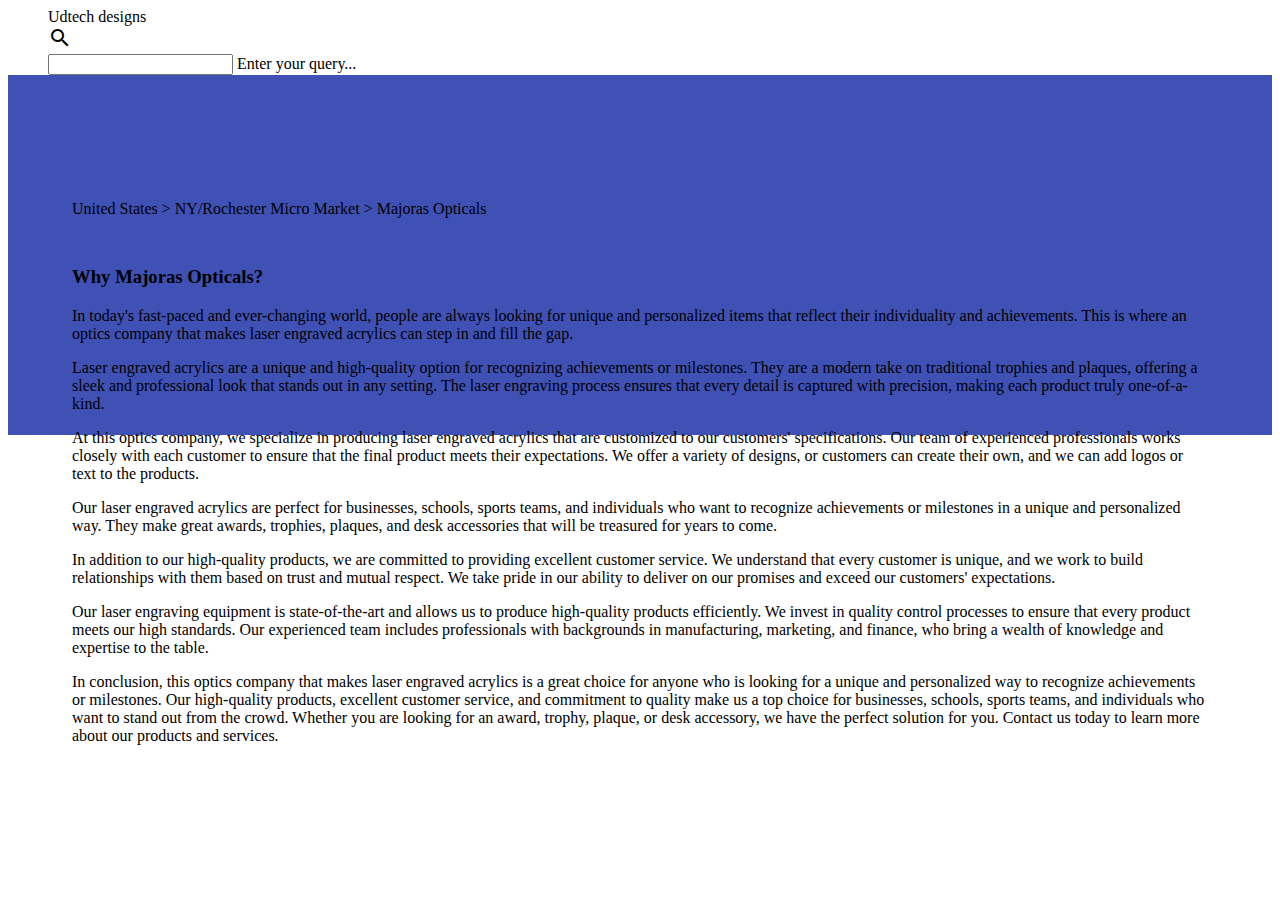
<file: index.html>
<!doctype html>

<html lang="en">
  <head>
    <meta charset="utf-8">
    <meta http-equiv="X-UA-Compatible" content="IE=edge">
    <meta name="description" content="Release concept.">
    <meta name="viewport" content="width=device-width, initial-scale=1.0, minimum-scale=1.0">
    <title>Majora Optics</title>

    <!-- Add to homescreen for Chrome on Android -->
    <meta name="mobile-web-app-capable" content="yes">
    <link rel="icon" sizes="192x192" href="images/android-desktop.png">

    <!-- Add to homescreen for Safari on iOS -->
    <meta name="apple-mobile-web-app-capable" content="yes">
    <meta name="apple-mobile-web-app-status-bar-style" content="black">
    <meta name="apple-mobile-web-app-title" content="Material Design Lite">
    <link rel="apple-touch-icon-precomposed" href="images/ios-desktop.png">

    <!-- Tile icon for Win8 (144x144 + tile color) -->
    <meta name="msapplication-TileImage" content="images/touch/ms-touch-icon-144x144-precomposed.png">
    <meta name="msapplication-TileColor" content="#3372DF">

    <link rel="shortcut icon" href="images/favicon.png">

    <!-- SEO: If your mobile URL is different from the desktop URL, add a canonical link to the desktop page https://developers.google.com/webmasters/smartphone-sites/feature-phones -->
    <!--
    <link rel="canonical" href="http://www.example.com/">
    -->

    <link rel="stylesheet" href="https://fonts.googleapis.com/css?family=Roboto:regular,bold,italic,thin,light,bolditalic,black,medium&amp;lang=en">
    <link rel="stylesheet" href="https://fonts.googleapis.com/icon?family=Material+Icons">
    <link rel="stylesheet" href="https://code.getmdl.io/1.3.0/material.teal-red.min.css">
    <link rel="stylesheet" href="styles.css">
    <style>
    #view-source {
      position: fixed;
      display: block;
      right: 0;
      bottom: 0;
      margin-right: 40px;
      margin-bottom: 40px;
      z-index: 900;
    }
    </style>
  </head>
  <body>
    <div class="demo-layout mdl-layout mdl-layout--fixed-header mdl-js-layout mdl-color--grey-100">
      <header class="demo-header mdl-layout__header mdl-layout__header--scroll mdl-color--grey-100 mdl-color-text--grey-800">
        <div class="mdl-layout__header-row">
          <span class="mdl-layout-title">Udtech designs</span>
          <div class="mdl-layout-spacer"></div>
          <div class="mdl-textfield mdl-js-textfield mdl-textfield--expandable">
            <label class="mdl-button mdl-js-button mdl-button--icon" for="search">
              <i class="material-icons">search</i>
            </label>
            <div class="mdl-textfield__expandable-holder">
              <input class="mdl-textfield__input" type="text" id="search">
              <label class="mdl-textfield__label" for="search">Enter your query...</label>
            </div>
          </div>
        </div>
      </header>
      <div class="demo-ribbon"></div>
      <main class="demo-main mdl-layout__content">
        <div class="demo-container mdl-grid">
          <div class="mdl-cell mdl-cell--2-col mdl-cell--hide-tablet mdl-cell--hide-phone"></div>
          <div class="demo-content mdl-color--white mdl-shadow--4dp content mdl-color-text--grey-800 mdl-cell mdl-cell--8-col">
            <div class="demo-crumbs mdl-color-text--grey-500">
              United States &gt; NY/Rochester Micro Market &gt; Majoras Opticals
            </div>
            <h3>Why Majoras Opticals?</h3>
              <p>
                In today's fast-paced and ever-changing world, people are always looking for unique and personalized items that reflect their individuality and achievements. This is where an optics company that makes laser engraved acrylics can step in and fill the gap.              </p>
              <p>
                Laser engraved acrylics are a unique and high-quality option for recognizing achievements or milestones. They are a modern take on traditional trophies and plaques, offering a sleek and professional look that stands out in any setting. The laser engraving process ensures that every detail is captured with precision, making each product truly one-of-a-kind.

              </p>
              <p>
                At this optics company, we specialize in producing laser engraved acrylics that are customized to our customers' specifications. Our team of experienced professionals works closely with each customer to ensure that the final product meets their expectations. We offer a variety of designs, or customers can create their own, and we can add logos or text to the products.

              </p>
              <p>
                Our laser engraved acrylics are perfect for businesses, schools, sports teams, and individuals who want to recognize achievements or milestones in a unique and personalized way. They make great awards, trophies, plaques, and desk accessories that will be treasured for years to come.              <p>
               
              </p>
              <p>
                In addition to our high-quality products, we are committed to providing excellent customer service. We understand that every customer is unique, and we work to build relationships with them based on trust and mutual respect. We take pride in our ability to deliver on our promises and exceed our customers' expectations.              </p>
              <p>
                Our laser engraving equipment is state-of-the-art and allows us to produce high-quality products efficiently. We invest in quality control processes to ensure that every product meets our high standards. Our experienced team includes professionals with backgrounds in manufacturing, marketing, and finance, who bring a wealth of knowledge and expertise to the table.              </p>
              <p>
                In conclusion, this optics company that makes laser engraved acrylics is a great choice for anyone who is looking for a unique and personalized way to recognize achievements or milestones. Our high-quality products, excellent customer service, and commitment to quality make us a top choice for businesses, schools, sports teams, and individuals who want to stand out from the crowd. Whether you are looking for an award, trophy, plaque, or desk accessory, we have the perfect solution for you. Contact us today to learn more about our products and services.              </p>
             
          </div>
        </div>
        <footer class="demo-footer mdl-mini-footer">
          <div class="mdl-mini-footer--left-section">
            <ul class="mdl-mini-footer--link-list">
            </ul>
          </div>
        </footer>
      </main>
    </div>
  </body>
</html>
</file>
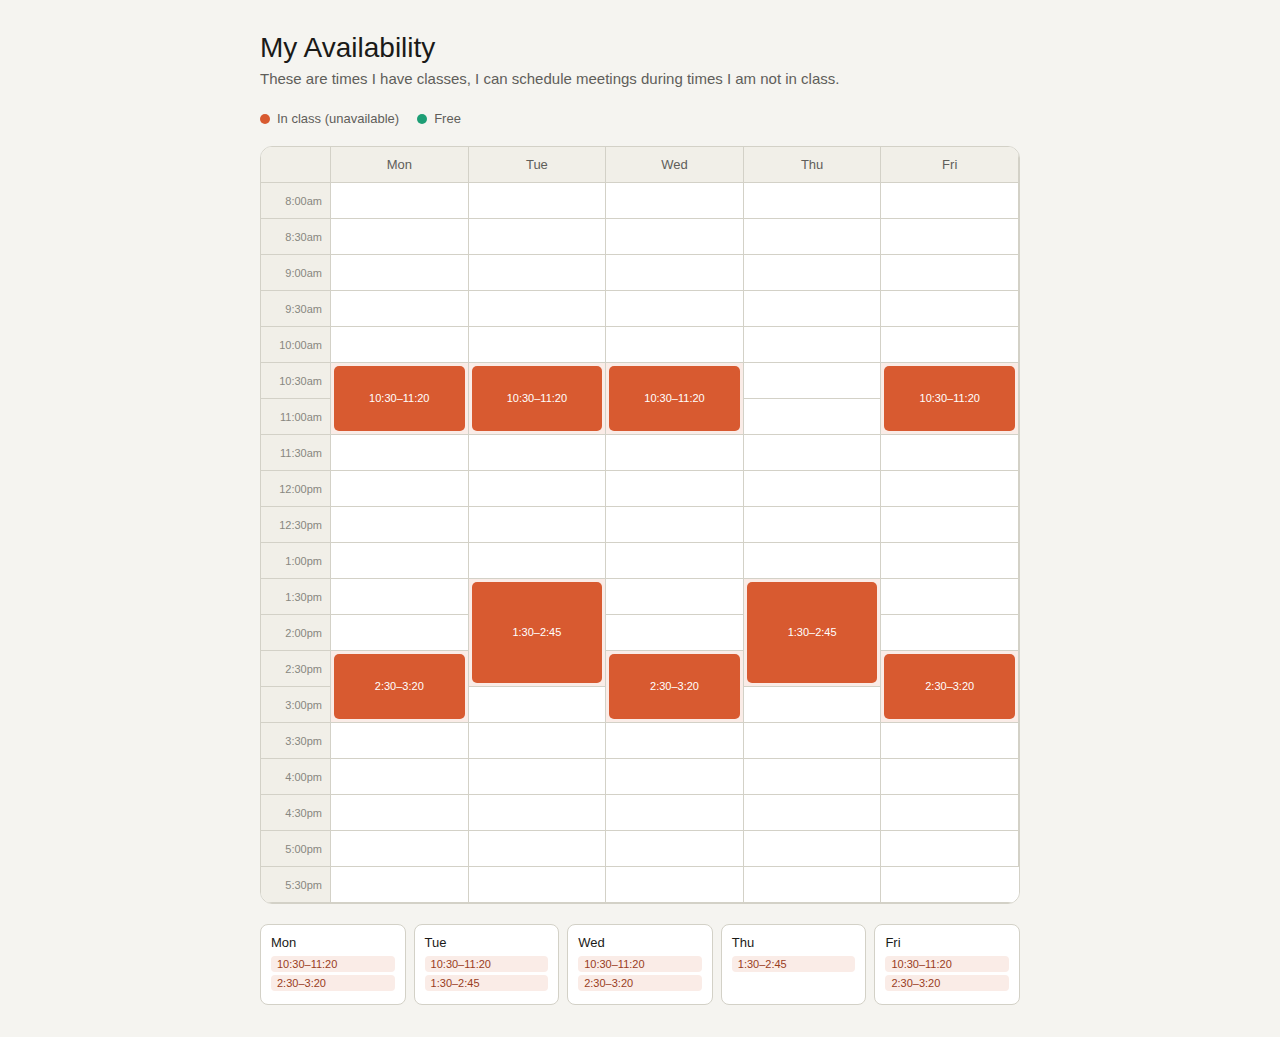
<file: availability.html>
<!DOCTYPE html>
<html lang="en">
<head>
<meta charset="UTF-8" />
<meta name="viewport" content="width=device-width, initial-scale=1.0" />
<title>My Availability</title>
<style>
  *, *::before, *::after { box-sizing: border-box; margin: 0; padding: 0; }
  body {
    font-family: -apple-system, BlinkMacSystemFont, 'Segoe UI', sans-serif;
    background: #f5f4f0;
    color: #1a1a18;
    min-height: 100vh;
    padding: 2rem 1rem;
  }
  .container { max-width: 760px; margin: 0 auto; }
  h1 { font-size: 28px; font-weight: 500; margin-bottom: 6px; }
  .subtitle { font-size: 15px; color: #5f5e5a; margin-bottom: 1.5rem; }
  .legend { display: flex; gap: 18px; margin-bottom: 1.25rem; }
  .legend-item { display: flex; align-items: center; gap: 7px; font-size: 13px; color: #5f5e5a; }
  .dot { width: 10px; height: 10px; border-radius: 50%; }
  .dot-busy { background: #D85A30; }
  .dot-free { background: #1D9E75; }

  .grid-wrap { border: 1px solid #d3d1c7; border-radius: 12px; overflow: hidden; background: #fff; }
  .grid { display: grid; grid-template-columns: 70px repeat(5, 1fr); }
  .cell { border-right: 0.5px solid #d3d1c7; border-bottom: 0.5px solid #d3d1c7; }
  .cell:last-child { border-right: none; }
  .corner { background: #f1efe8; }
  .day-header {
    background: #f1efe8;
    padding: 10px 6px;
    text-align: center;
    font-size: 13px;
    font-weight: 500;
    color: #5f5e5a;
    border-bottom: 1px solid #d3d1c7;
  }
  .time-label {
    background: #f1efe8;
    font-size: 11px;
    color: #888780;
    text-align: right;
    padding: 0 8px;
    display: flex;
    align-items: center;
    justify-content: flex-end;
    min-height: 36px;
  }
  .slot {
    min-height: 36px;
    background: #fff;
    position: relative;
  }
  .slot.busy-cell { background: #FAECE7; }
  .class-block {
    position: absolute;
    inset: 3px;
    background: #D85A30;
    border-radius: 5px;
    display: flex;
    align-items: center;
    justify-content: center;
    font-size: 11px;
    font-weight: 500;
    color: #fff;
    text-align: center;
    line-height: 1.3;
    padding: 2px 4px;
  }

  .summary { display: grid; grid-template-columns: repeat(5, 1fr); gap: 8px; margin-top: 1.25rem; }
  .day-card {
    background: #fff;
    border: 0.5px solid #d3d1c7;
    border-radius: 8px;
    padding: 10px;
  }
  .day-card-name { font-size: 13px; font-weight: 500; margin-bottom: 6px; color: #1a1a18; }
  .time-tag {
    display: block;
    font-size: 11px;
    background: #FAECE7;
    color: #993C1D;
    border-radius: 4px;
    padding: 2px 6px;
    margin-bottom: 3px;
  }
  .free-tag {
    display: block;
    font-size: 11px;
    background: #E1F5EE;
    color: #0F6E56;
    border-radius: 99px;
    padding: 2px 8px;
    font-weight: 500;
    text-align: center;
  }

  @media (max-width: 520px) {
    .summary { grid-template-columns: repeat(3, 1fr); }
    h1 { font-size: 22px; }
  }
</style>
</head>
<body>
<div class="container">
  <h1>My Availability</h1>
  <p class="subtitle">These are times I have classes, I can schedule meetings during times I am not in class.</p>

  <div class="legend">
    <div class="legend-item"><div class="dot dot-busy"></div> In class (unavailable)</div>
    <div class="legend-item"><div class="dot dot-free"></div> Free</div>
  </div>

  <div class="grid-wrap"><div class="grid" id="schedule"></div></div>
  <div class="summary" id="summary"></div>
</div>

<script>
const days = ['Mon', 'Tue', 'Wed', 'Thu', 'Fri'];

const busyBlocks = {
  Mon: [{start: 10.5, end: 11.333, label: '10:30–11:20'}, {start: 14.5, end: 15.333, label: '2:30–3:20'}],
  Tue: [{start: 10.5, end: 11.333, label: '10:30–11:20'}, {start: 13.5, end: 14.75, label: '1:30–2:45'}],
  Wed: [{start: 10.5, end: 11.333, label: '10:30–11:20'}, {start: 14.5, end: 15.333, label: '2:30–3:20'}],
  Thu: [{start: 13.5, end: 14.75, label: '1:30–2:45'}],
  Fri: [{start: 10.5, end: 11.333, label: '10:30–11:20'}, {start: 14.5, end: 15.333, label: '2:30–3:20'}],
};

const slots = [];
for (let h = 8; h <= 17; h++) { slots.push(h); slots.push(h + 0.5); }

function isBusy(day, t) {
  return (busyBlocks[day] || []).some(b => t >= b.start && t < b.end);
}
function blockStart(day, t) {
  return (busyBlocks[day] || []).find(b => Math.abs(b.start - t) < 0.01);
}
function blockSpan(b) { return Math.round((b.end - b.start) / 0.5); }
function fmt(h) {
  const hr = Math.floor(h), min = h % 1 === 0.5 ? '30' : '00';
  const ampm = hr >= 12 ? 'pm' : 'am';
  const h12 = hr > 12 ? hr - 12 : hr === 0 ? 12 : hr;
  return `${h12}:${min}${ampm}`;
}

const grid = document.getElementById('schedule');
const skip = {};

// Header row
const corner = document.createElement('div');
corner.className = 'corner cell day-header';
grid.appendChild(corner);
days.forEach(d => {
  const dh = document.createElement('div');
  dh.className = 'day-header cell';
  dh.textContent = d;
  grid.appendChild(dh);
});

slots.forEach((t, si) => {
  const tl = document.createElement('div');
  tl.className = 'time-label cell';
  tl.textContent = fmt(t);
  grid.appendChild(tl);

  days.forEach(day => {
    const key = `${day}-${si}`;
    if (skip[key]) return;

    const b = blockStart(day, t);
    if (b) {
      const span = blockSpan(b);
      const cell = document.createElement('div');
      cell.className = 'slot busy-cell cell';
      cell.style.gridRow = `span ${span}`;
      cell.style.minHeight = `${span * 36}px`;
      const inner = document.createElement('div');
      inner.className = 'class-block';
      inner.textContent = b.label;
      cell.appendChild(inner);
      grid.appendChild(cell);
      for (let s = 1; s < span; s++) skip[`${day}-${si + s}`] = true;
    } else if (!isBusy(day, t)) {
      const cell = document.createElement('div');
      cell.className = 'slot cell';
      grid.appendChild(cell);
    }
  });
});

// Summary
const sumEl = document.getElementById('summary');
days.forEach(day => {
  const card = document.createElement('div');
  card.className = 'day-card';
  const name = document.createElement('div');
  name.className = 'day-card-name';
  name.textContent = day;
  card.appendChild(name);
  const blocks = busyBlocks[day] || [];
  if (blocks.length === 0) {
    const tag = document.createElement('span');
    tag.className = 'free-tag';
    tag.textContent = 'Fully free';
    card.appendChild(tag);
  } else {
    blocks.forEach(b => {
      const tag = document.createElement('span');
      tag.className = 'time-tag';
      tag.textContent = b.label;
      card.appendChild(tag);
    });
  }
  sumEl.appendChild(card);
});
</script>
</body>
</html>
</file>
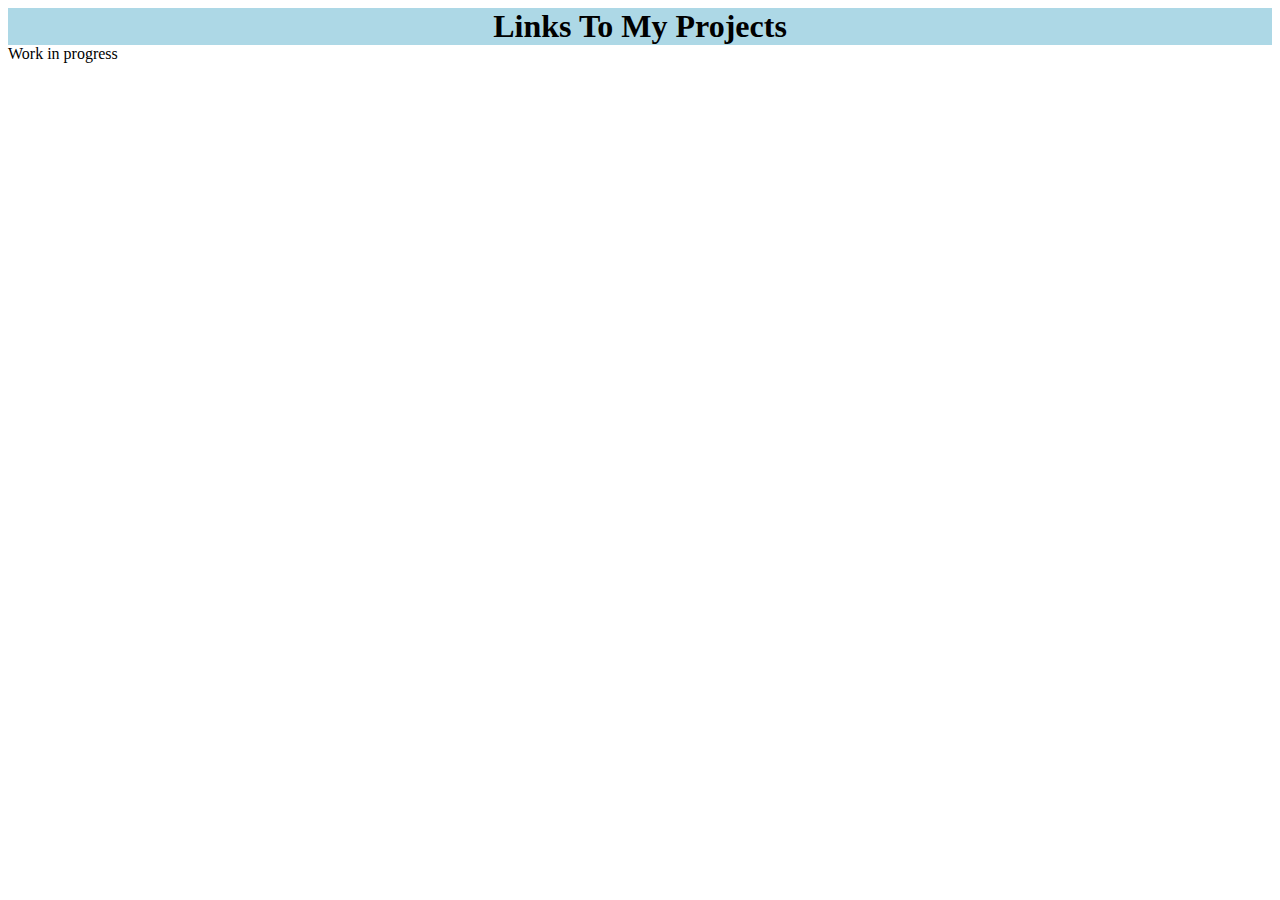
<file: repo.html>
<!doctype html>
<html>
<head>
<meta charset="UTF-8">
<title>Untitled Document</title>
	<style>
		margin{
			margin: 0px;
		}
		h1{
			text-transform: capitalize;
			text-align: center;
			background-color: lightblue;
			margin: 0px;
			padding: 0px;
			border: 0px;
		}
		
		header{
			background-color:"red";
		}
	
	</style>
</head>

<body>
<h1> Links to my projects </h1>
	<p1> Work in progress </p>
	</body>
</html>
</file>
<file: styles.css>
/**
 * Copyright 2015 Google Inc. All Rights Reserved.
 *
 * Licensed under the Apache License, Version 2.0 (the "License");
 * you may not use this file except in compliance with the License.
 * You may obtain a copy of the License at
 *
 *      http://www.apache.org/licenses/LICENSE-2.0
 *
 * Unless required by applicable law or agreed to in writing, software
 * distributed under the License is distributed on an "AS IS" BASIS,
 * WITHOUT WARRANTIES OR CONDITIONS OF ANY KIND, either express or implied.
 * See the License for the specific language governing permissions and
 * limitations under the License.
 */

.demo-ribbon {
  width: 100%;
  height: 40vh;
  background-color: #3F51B5;
  -webkit-flex-shrink: 0;
      -ms-flex-negative: 0;
          flex-shrink: 0;
}

.demo-main {
  margin-top: -35vh;
  -webkit-flex-shrink: 0;
      -ms-flex-negative: 0;
          flex-shrink: 0;
}

.demo-header .mdl-layout__header-row {
  padding-left: 40px;
}

.demo-container {
  max-width: 1600px;
  width: calc(100% - 16px);
  margin: 0 auto;
}

.demo-content {
  border-radius: 2px;
  padding: 80px 56px;
  margin-bottom: 80px;
}

.demo-layout.is-small-screen .demo-content {
  padding: 40px 28px;
}

.demo-content h3 {
  margin-top: 48px;
}

.demo-footer {
  padding-left: 40px;
}

.demo-footer .mdl-mini-footer--link-list a {
  font-size: 13px;
}
</file>
